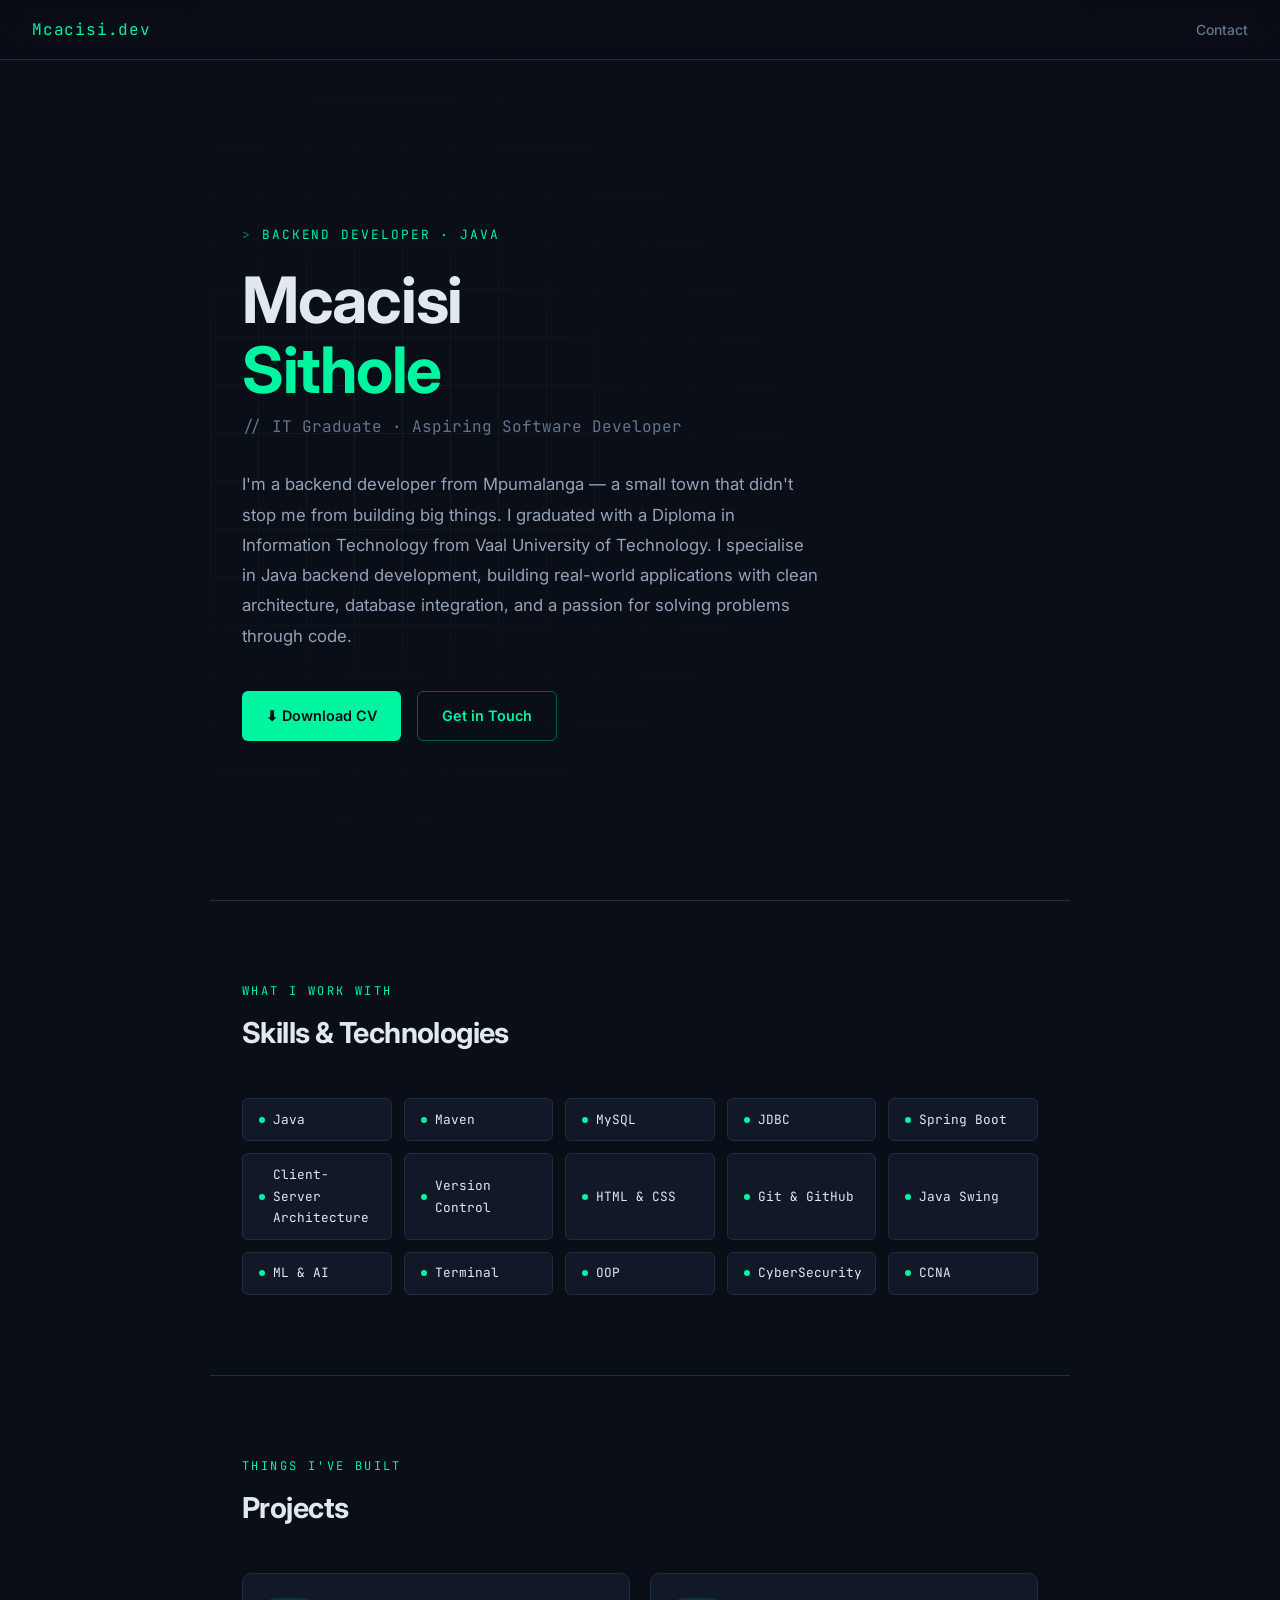
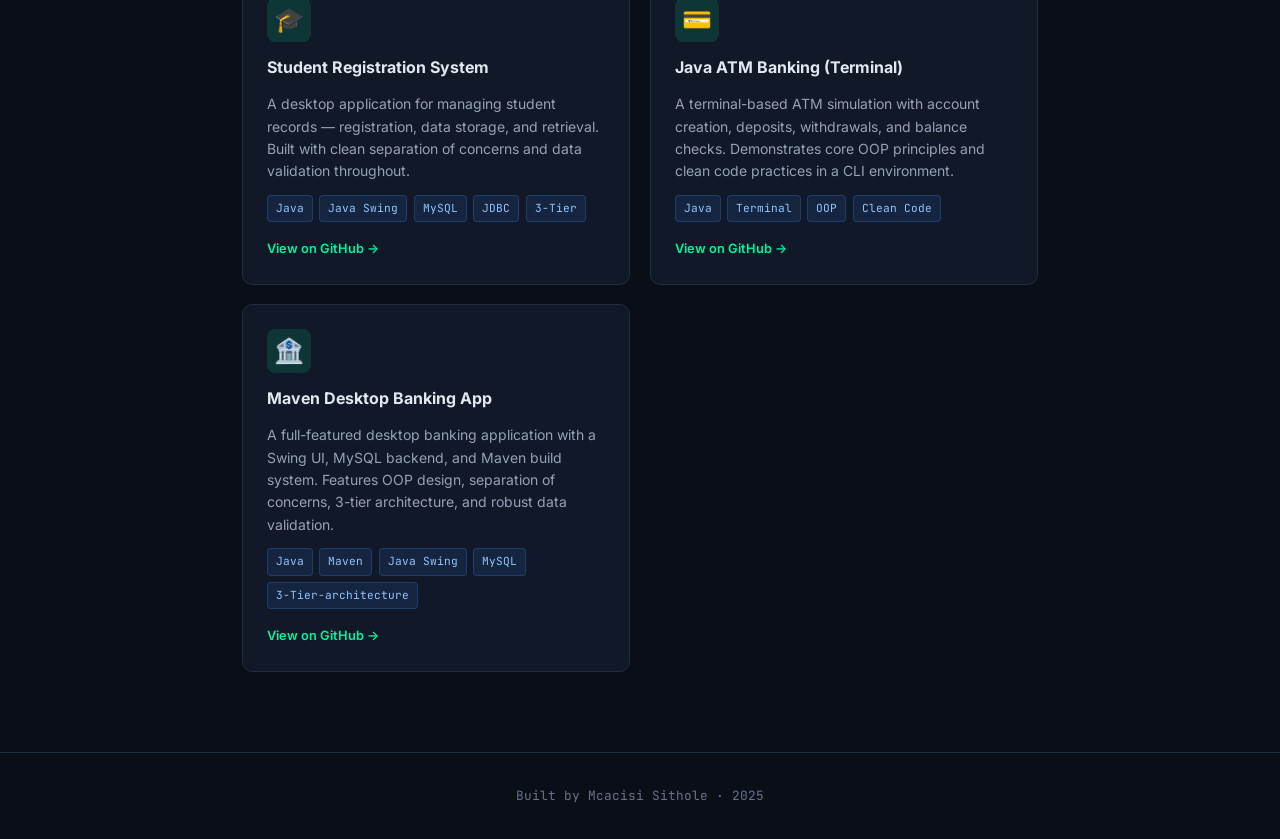
<file: index.html>
<!DOCTYPE html>
<html lang="en">

<head>
  <meta charset="UTF-8" />
  <meta name="viewport" content="width=device-width, initial-scale=1.0"/>
  <title>Mcacisi Sithole | Backend Developer</title>
  <link href="https://fonts.googleapis.com/css2?family=JetBrains+Mono:wght@400;700&family=Inter:wght@300;400;600;700&display=swap" rel="stylesheet"/>

  <link rel="stylesheet" href="Frontend/styles.css"/>

</head>


<body>

  <!-- NAV -->
  <nav>
    <div class="nav-logo">Mcacisi.dev</div>
    <ul class="nav-links">
      <li><a href="Frontend/contact.html">Contact</a></li>
    </ul>
  </nav>



  <!-- HERO -->
  <section id="hero">
    <p class="hero-tag">Backend Developer · Java</p>
    <h1>Mcacisi<br/><span>Sithole</span></h1>
    <p class="hero-role">// IT Graduate · Aspiring Software Developer</p>
    <p class="hero-bio">
      I'm a backend developer from Mpumalanga — a small town that didn't stop me from 
      building big things. I graduated with a Diploma in Information Technology from Vaal University 
      of Technology. I specialise in Java backend development, building real-world applications 
      with clean architecture, database integration, and a passion for solving problems through code.
    </p>
    <div class="hero-cta">
      <a class="btn btn-primary" href="Files/Mcacisi_CV.pdf" download>
        ⬇ Download CV
      </a>
      <a class="btn btn-outline" href="Frontend/contact.html">Get in Touch</a>
    </div>
  </section>



  <!-- SKILLS -->
  <section id="skills">
    <p class="section-label">What I work with</p>
    <h2>Skills & Technologies</h2>
    <div class="skills-grid">
      <div class="skill-chip"><span class="dot"></span>Java</div>
      <div class="skill-chip"><span class="dot"></span>Maven</div>
      <div class="skill-chip"><span class="dot"></span>MySQL</div>
      <div class="skill-chip"><span class="dot"></span>JDBC</div>
      <div class="skill-chip"><span class="dot"></span>Spring Boot</div>
      <div class="skill-chip"><span class="dot"></span>Client-Server Architecture</div>
      <div class="skill-chip"><span class="dot"></span>Version Control</div>
      <div class="skill-chip"><span class="dot"></span>HTML & CSS</div>
      <div class="skill-chip"><span class="dot"></span>Git & GitHub</div>
      <div class="skill-chip"><span class="dot"></span>Java Swing</div>
      <div class="skill-chip"><span class="dot"></span>ML & AI </div>
      <div class="skill-chip"><span class="dot"></span>Terminal</div>
      <div class="skill-chip"><span class="dot"></span>OOP</div>
      <div class="skill-chip"><span class="dot"></span>CyberSecurity</div>
      <div class="skill-chip"><span class="dot"></span>CCNA</div>
    </div>
  </section>



  <!-- PROJECTS -->
  <section id="projects">
    <p class="section-label">Things I've built</p>
    <h2>Projects</h2>
    <div class="projects-grid">

      <div class="project-card">
        <div class="project-icon">🎓</div>
        <h3>Student Registration System</h3>
        <p>A desktop application for managing student records — registration, data storage, and retrieval. Built with clean separation of concerns and data validation throughout.</p>
        <div class="project-tags">
          <span class="tag">Java</span>
          <span class="tag">Java Swing</span>
          <span class="tag">MySQL</span>
          <span class="tag">JDBC</span>
          <span class="tag">3-Tier</span>
        </div>
        <a class="project-link" href="https://github.com/Mcacisi/StudentCourseRegistrationSystem.git" target="_blank">View on GitHub →</a>
      </div>

      <div class="project-card">
        <div class="project-icon">💳</div>
        <h3>Java ATM Banking (Terminal)</h3>
        <p>A terminal-based ATM simulation with account creation, deposits, withdrawals, and balance checks. Demonstrates core OOP principles and clean code practices in a CLI environment.</p>
        <div class="project-tags">
          <span class="tag">Java</span>
          <span class="tag">Terminal</span>
          <span class="tag">OOP</span>
          <span class="tag">Clean Code</span>
        </div>
        <a class="project-link" href="https://github.com/Mcacisi/MS-ATM" target="_blank">View on GitHub →</a>
      </div>

      <div class="project-card">
        <div class="project-icon">🏦</div>
        <h3>Maven Desktop Banking App</h3>
        <p>A full-featured desktop banking application with a Swing UI, MySQL backend, and Maven build system. Features OOP design, separation of concerns, 3-tier architecture, and robust data validation.</p>
        <div class="project-tags">
          <span class="tag">Java</span>
          <span class="tag">Maven</span>
          <span class="tag">Java Swing</span>
          <span class="tag">MySQL</span>
          <span class="tag">3-Tier-architecture</span>
        </div>
        <a class="project-link" href="https://github.com/Mcacisi/MS-Banking-App.git" target="_blank">View on GitHub →</a>
      </div>

    </div>
  </section>



  <!-- FOOTER -->
  <footer>
    <p>Built by Mcacisi Sithole · 2025</p>
  </footer>

</body>
</html>
</file>
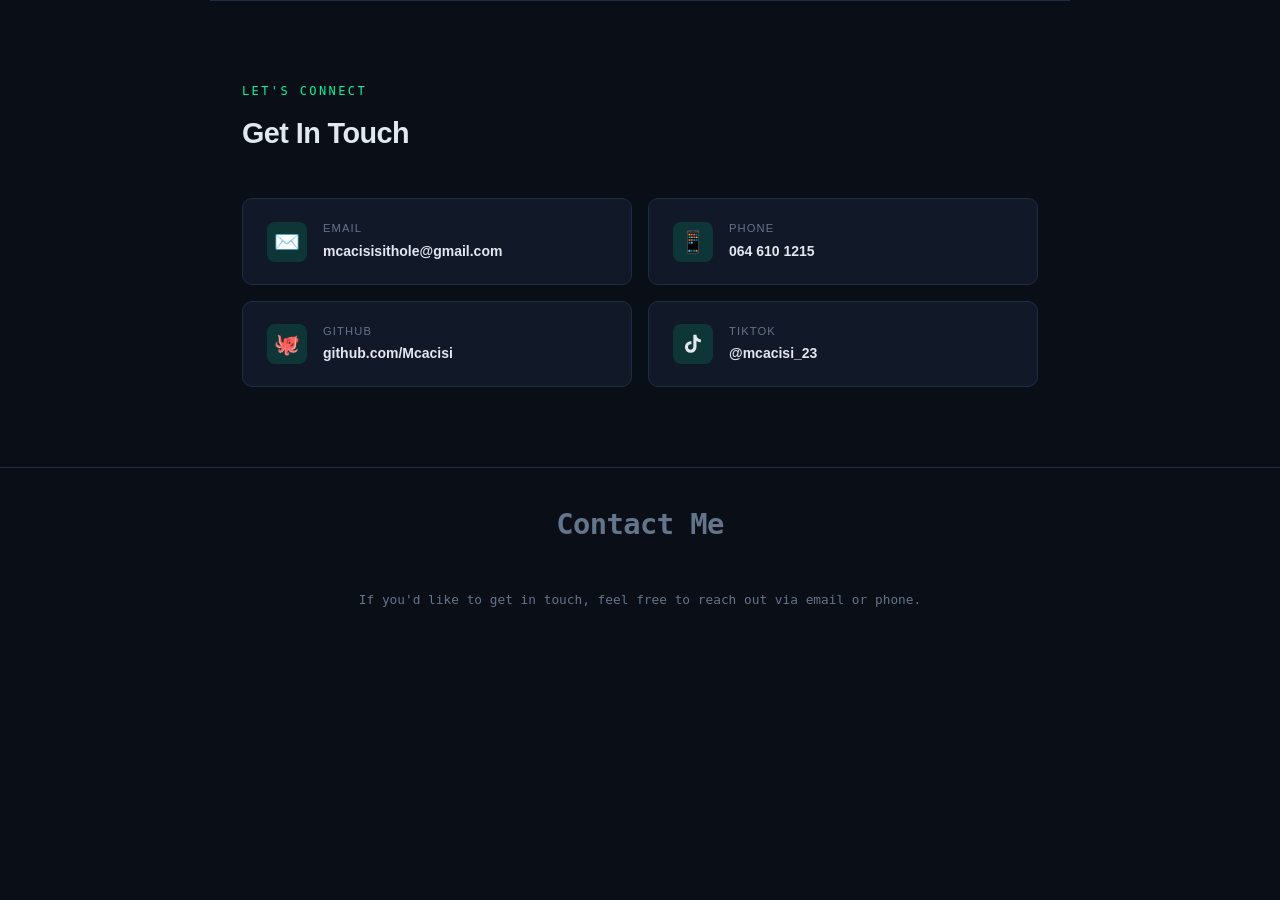
<file: Frontend/contact.html>
<!DOCTYPE html>
<html lang="en">


<head>
  <meta charset="UTF-8" />
  <meta name="viewport" content="width=device-width, initial-scale=1.0"/>
  <title>Contact | Mcacisi Sithole</title>
  <link rel="stylesheet" href="styles.css"/>
</head>



<body>

    <!-- CONTACT -->
  <section id="contact">

    <p class="section-label">Let's connect</p>

    <h2>Get In Touch</h2>
    <div class="contact-grid">
      <a class="contact-card" href="mailto:mcacisisithole@gmail.com">
        <div class="contact-icon">✉️</div>
        <div>
          <div class="contact-label">Email</div>
          <div class="contact-value">mcacisisithole@gmail.com</div>
        </div>
      </a>

      <a class="contact-card" href="tel:+27646101215">
        <div class="contact-icon">📱</div>
        <div>
          <div class="contact-label">Phone</div>
          <div class="contact-value">064 610 1215</div>
        </div>
      </a>
      
      <a class="contact-card" href="https://github.com/Mcacisi" target="_blank">
        <div class="contact-icon">🐙</div>
        <div>
          <div class="contact-label">GitHub</div>
          <div class="contact-value">github.com/Mcacisi</div>
        </div>
      </a>

      <a class="contact-card" href="https://tiktok.com/@mcacisi_23" target="_blank">
        <div class="contact-icon">
          <svg xmlns="http://www.w3.org/2000/svg" width="22" height="22" viewBox="0 0 24 24" fill="currentColor">
            <path d="M19.59 6.69a4.83 4.83 0 0 1-3.77-4.25V2h-3.45v13.67a2.89 2.89 0 0 1-2.88 2.5 2.89 2.89 0 0 1-2.89-2.89 2.89 2.89 0 0 1 2.89-2.89c.28 0 .54.04.79.1V9.01a6.32 6.32 0 0 0-.79-.05 6.34 6.34 0 0 0-6.34 6.34 6.34 6.34 0 0 0 6.34 6.34 6.34 6.34 0 0 0 6.33-6.34V8.69a8.18 8.18 0 0 0 4.78 1.52V6.75a4.85 4.85 0 0 1-1.01-.06z"/>
          </svg>
        </div>
        <div>
          <div class="contact-label">TikTok</div>
          <div class="contact-value">@mcacisi_23</div>
        </div>
      </a>

    </div>

  </section>

  <footer>
    <h2>Contact Me</h2>
    <p>If you'd like to get in touch, feel free to reach out via email or phone.</p>
  </footer>
</body>

</html>
</file>
<file: Frontend/styles.css>
:root {
      --bg:        #0a0e17;
      --surface:   #111827;
      --border:    #1e2d40;
      --neon:      #00f5a0;
      --neon-dim:  #00f5a022;
      --neon-mid:  #00f5a055;
      --text:      #e2e8f0;
      --muted:     #64748b;
      --accent2:   #3b82f6;
    }

    *, *::before, *::after { box-sizing: border-box; margin: 0; padding: 0; }

    html { scroll-behavior: smooth; }

    body {
      background: var(--bg);
      color: var(--text);
      font-family: 'Inter', sans-serif;
      line-height: 1.7;
      overflow-x: hidden;
    }

    /* ── SCROLLBAR ── */
    ::-webkit-scrollbar { width: 6px; }
    ::-webkit-scrollbar-track { background: var(--bg); }
    ::-webkit-scrollbar-thumb { background: var(--neon-mid); border-radius: 3px; }

    /* ── NAV ── */
    nav {
      position: fixed; top: 0; left: 0; right: 0; z-index: 100;
      display: flex; justify-content: space-between; align-items: center;
      padding: 1rem 2rem;
      background: rgba(10,14,23,0.85);
      backdrop-filter: blur(12px);
      border-bottom: 1px solid var(--border);
    }
    .nav-logo {
      font-family: 'JetBrains Mono', monospace;
      color: var(--neon);
      font-size: 1rem;
      letter-spacing: 0.05em;
    }
    .nav-links { display: flex; gap: 2rem; list-style: none; }
    .nav-links a {
      color: var(--muted);
      text-decoration: none;
      font-size: 0.875rem;
      font-weight: 500;
      transition: color 0.2s;
    }
    .nav-links a:hover { color: var(--neon); }

    /* ── HERO ── */
    #hero {
      min-height: 100vh;
      display: flex; flex-direction: column; justify-content: center;
      padding: 8rem 2rem 4rem;
      max-width: 860px; margin: 0 auto;
      position: relative;
    }
    .hero-tag {
      font-family: 'JetBrains Mono', monospace;
      color: var(--neon);
      font-size: 0.8rem;
      letter-spacing: 0.15em;
      text-transform: uppercase;
      margin-bottom: 1.2rem;
    }
    .hero-tag::before { content: '> '; opacity: 0.5; }
    h1 {
      font-size: clamp(2.4rem, 6vw, 4rem);
      font-weight: 700;
      line-height: 1.1;
      letter-spacing: -0.02em;
      margin-bottom: 0.5rem;
    }
    h1 span { color: var(--neon); }
    .hero-role {
      font-family: 'JetBrains Mono', monospace;
      color: var(--muted);
      font-size: 1rem;
      margin-bottom: 1.8rem;
    }
    .hero-bio {
      color: #94a3b8;
      font-size: 1.05rem;
      max-width: 580px;
      margin-bottom: 2.5rem;
      line-height: 1.8;
    }
    .hero-cta { display: flex; gap: 1rem; flex-wrap: wrap; }
    .btn {
      display: inline-flex; align-items: center; gap: 0.5rem;
      padding: 0.75rem 1.5rem;
      border-radius: 6px;
      font-weight: 600; font-size: 0.9rem;
      text-decoration: none;
      transition: all 0.2s;
      cursor: pointer; border: none;
    }
    .btn-primary {
      background: var(--neon);
      color: #0a0e17;
    }
    .btn-primary:hover { background: #00daa0; transform: translateY(-2px); box-shadow: 0 0 20px var(--neon-mid); }
    .btn-outline {
      background: transparent;
      color: var(--neon);
      border: 1px solid var(--neon-mid);
    }
    .btn-outline:hover { background: var(--neon-dim); transform: translateY(-2px); }

    /* glow grid bg */
    #hero::before {
      content: '';
      position: absolute; inset: 0; z-index: -1;
      background-image:
        linear-gradient(var(--border) 1px, transparent 1px),
        linear-gradient(90deg, var(--border) 1px, transparent 1px);
      background-size: 48px 48px;
      mask-image: radial-gradient(ellipse 70% 60% at 20% 50%, black 0%, transparent 80%);
      opacity: 0.4;
    }

    /* ── SECTIONS ── */
    section {
      max-width: 860px; margin: 0 auto;
      padding: 5rem 2rem;
      border-top: 1px solid var(--border);
    }
    .section-label {
      font-family: 'JetBrains Mono', monospace;
      color: var(--neon);
      font-size: 0.75rem;
      letter-spacing: 0.2em;
      text-transform: uppercase;
      margin-bottom: 0.5rem;
    }
    h2 {
      font-size: 1.8rem;
      font-weight: 700;
      margin-bottom: 2.5rem;
      letter-spacing: -0.02em;
    }

    /* ── SKILLS ── */
    .skills-grid {
      display: grid;
      grid-template-columns: repeat(auto-fill, minmax(140px, 1fr));
      gap: 0.75rem;
    }
    .skill-chip {
      display: flex; align-items: center; gap: 0.5rem;
      padding: 0.6rem 1rem;
      background: var(--surface);
      border: 1px solid var(--border);
      border-radius: 6px;
      font-family: 'JetBrains Mono', monospace;
      font-size: 0.8rem;
      color: var(--text);
      transition: border-color 0.2s, box-shadow 0.2s;
    }
    .skill-chip:hover {
      border-color: var(--neon-mid);
      box-shadow: 0 0 12px var(--neon-dim);
    }
    .skill-chip .dot {
      width: 6px; height: 6px; border-radius: 50%;
      background: var(--neon); flex-shrink: 0;
    }

    /* ── PROJECTS ── */
    .projects-grid {
      display: grid;
      grid-template-columns: repeat(auto-fill, minmax(260px, 1fr));
      gap: 1.2rem;
    }
    .project-card {
      background: var(--surface);
      border: 1px solid var(--border);
      border-radius: 10px;
      padding: 1.5rem;
      transition: border-color 0.2s, transform 0.2s, box-shadow 0.2s;
      display: flex; flex-direction: column; gap: 0.75rem;
    }
    .project-card:hover {
      border-color: var(--neon-mid);
      transform: translateY(-4px);
      box-shadow: 0 8px 32px rgba(0,245,160,0.08);
    }
    .project-icon {
      font-size: 1.5rem;
      width: 44px; height: 44px;
      display: flex; align-items: center; justify-content: center;
      background: var(--neon-dim);
      border-radius: 8px;
    }
    .project-card h3 { font-size: 1rem; font-weight: 700; }
    .project-card p { font-size: 0.875rem; color: #94a3b8; line-height: 1.6; flex: 1; }
    .project-tags { display: flex; flex-wrap: wrap; gap: 0.4rem; }
    .tag {
      font-family: 'JetBrains Mono', monospace;
      font-size: 0.7rem;
      padding: 0.2rem 0.5rem;
      background: rgba(59,130,246,0.12);
      color: #93c5fd;
      border-radius: 4px;
      border: 1px solid rgba(59,130,246,0.25);
    }
    .project-link {
      display: inline-flex; align-items: center; gap: 0.4rem;
      color: var(--neon); font-size: 0.8rem; text-decoration: none;
      font-weight: 600; margin-top: 0.25rem;
    }
    .project-link:hover { text-decoration: underline; }

    /* ── CONTACT ── */
    .contact-grid {
      display: grid;
      grid-template-columns: repeat(2, 1fr);
      gap: 1rem;
    }
    .contact-card {
      background: var(--surface);
      border: 1px solid var(--border);
      border-radius: 10px;
      padding: 1.25rem 1.5rem;
      display: flex; align-items: center; gap: 1rem;
      text-decoration: none;
      color: var(--text);
      transition: border-color 0.2s, box-shadow 0.2s;
    }
    .contact-card:hover {
      border-color: var(--neon-mid);
      box-shadow: 0 0 16px var(--neon-dim);
    }
    .contact-icon {
      font-size: 1.3rem;
      width: 40px; height: 40px;
      display: flex; align-items: center; justify-content: center;
      background: var(--neon-dim); border-radius: 8px; flex-shrink: 0;
    }
    .contact-label { font-size: 0.7rem; color: var(--muted); text-transform: uppercase; letter-spacing: 0.1em; }
    .contact-value { font-size: 0.875rem; font-weight: 600; margin-top: 0.1rem; }

    /* ── EMAIL BORDER FIX ── */
.contact-card.email-card {
  border: 1.5px solid var(--neon-mid);
  box-shadow: 0 0 10px var(--neon-dim);
}
.contact-card.email-card:hover {
  border-color: var(--neon);
  box-shadow: 0 0 22px rgba(0,245,160,0.2);
}

    /* ── FOOTER ── */
    footer {
      text-align: center;
      padding: 2rem;
      color: var(--muted);
      font-size: 0.8rem;
      border-top: 1px solid var(--border);
      font-family: 'JetBrains Mono', monospace;
    }
    footer span { color: var(--neon); }

    /* ── MOBILE ── */
    @media (max-width: 600px) {
      nav { padding: 1rem; }
      .nav-links { gap: 1.2rem; }
      h1 { font-size: 2.2rem; }
      section { padding: 3.5rem 1.25rem; }
    }
</file>
